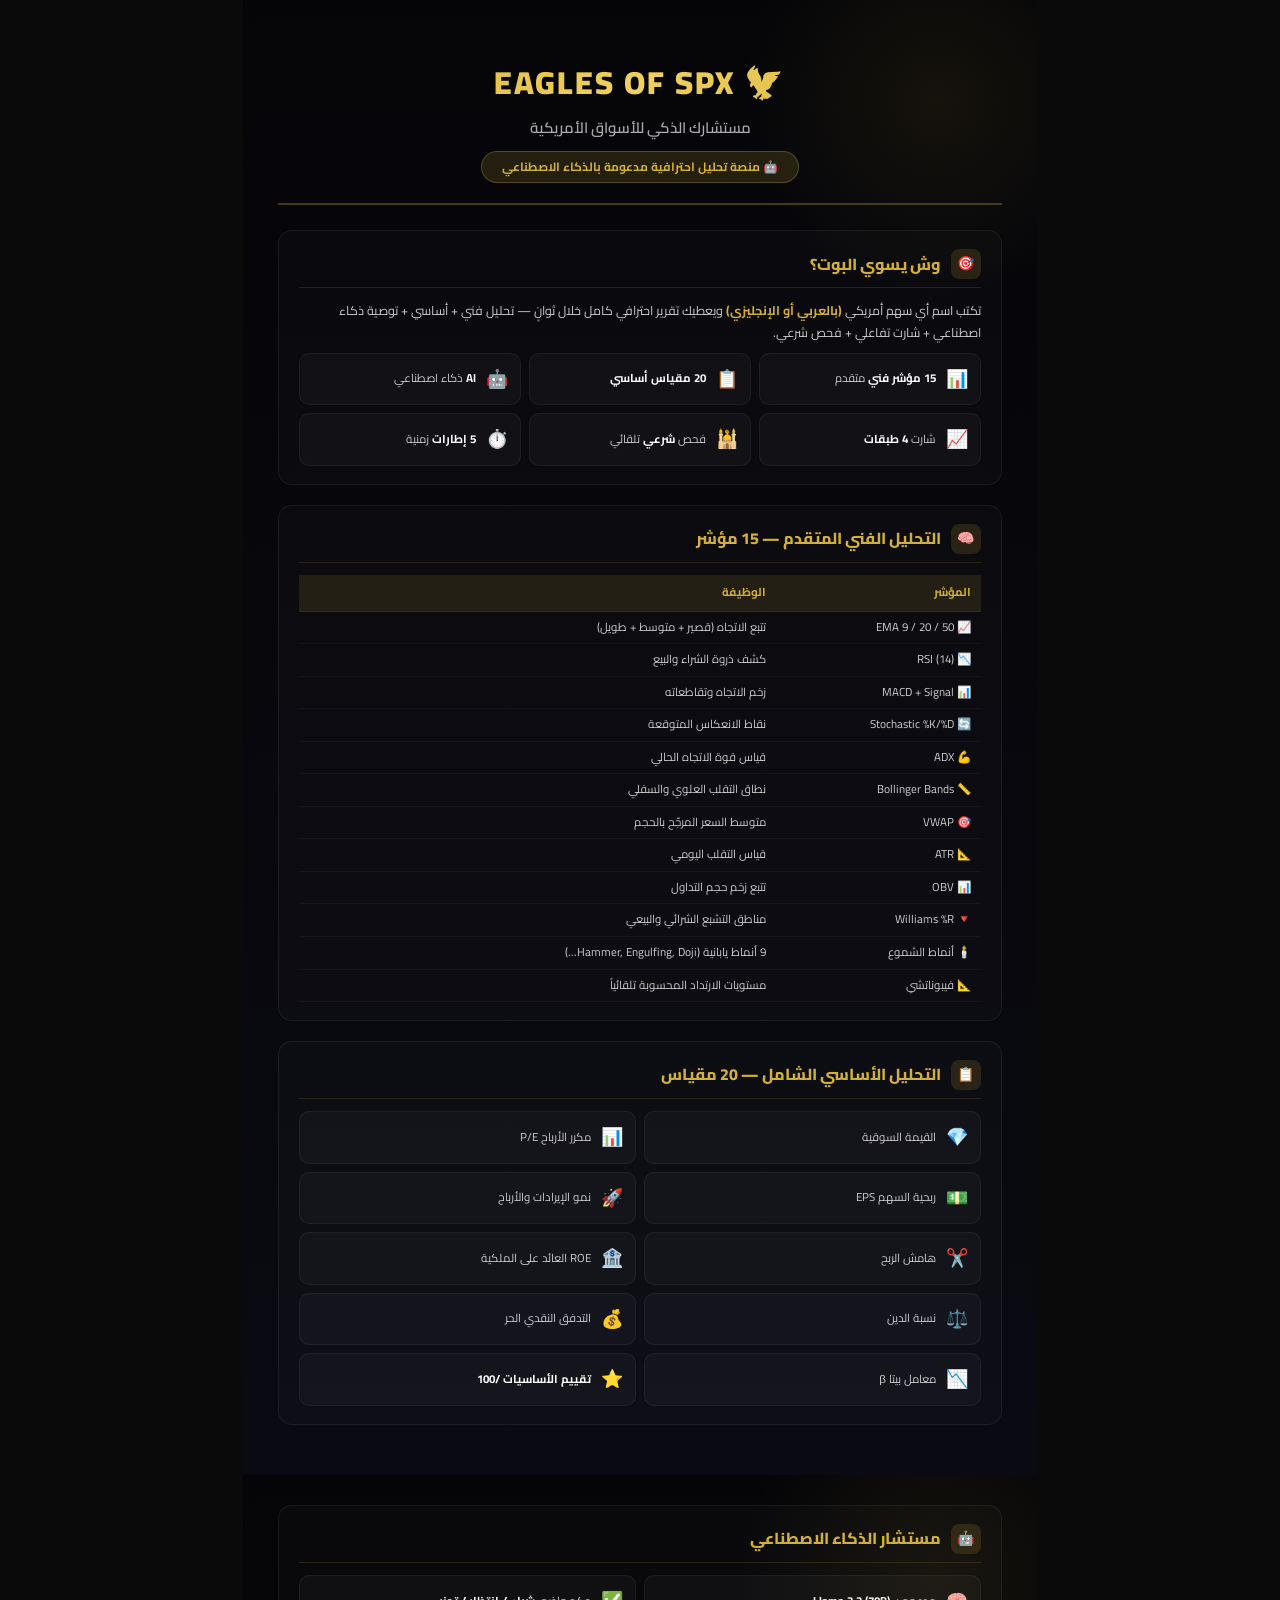
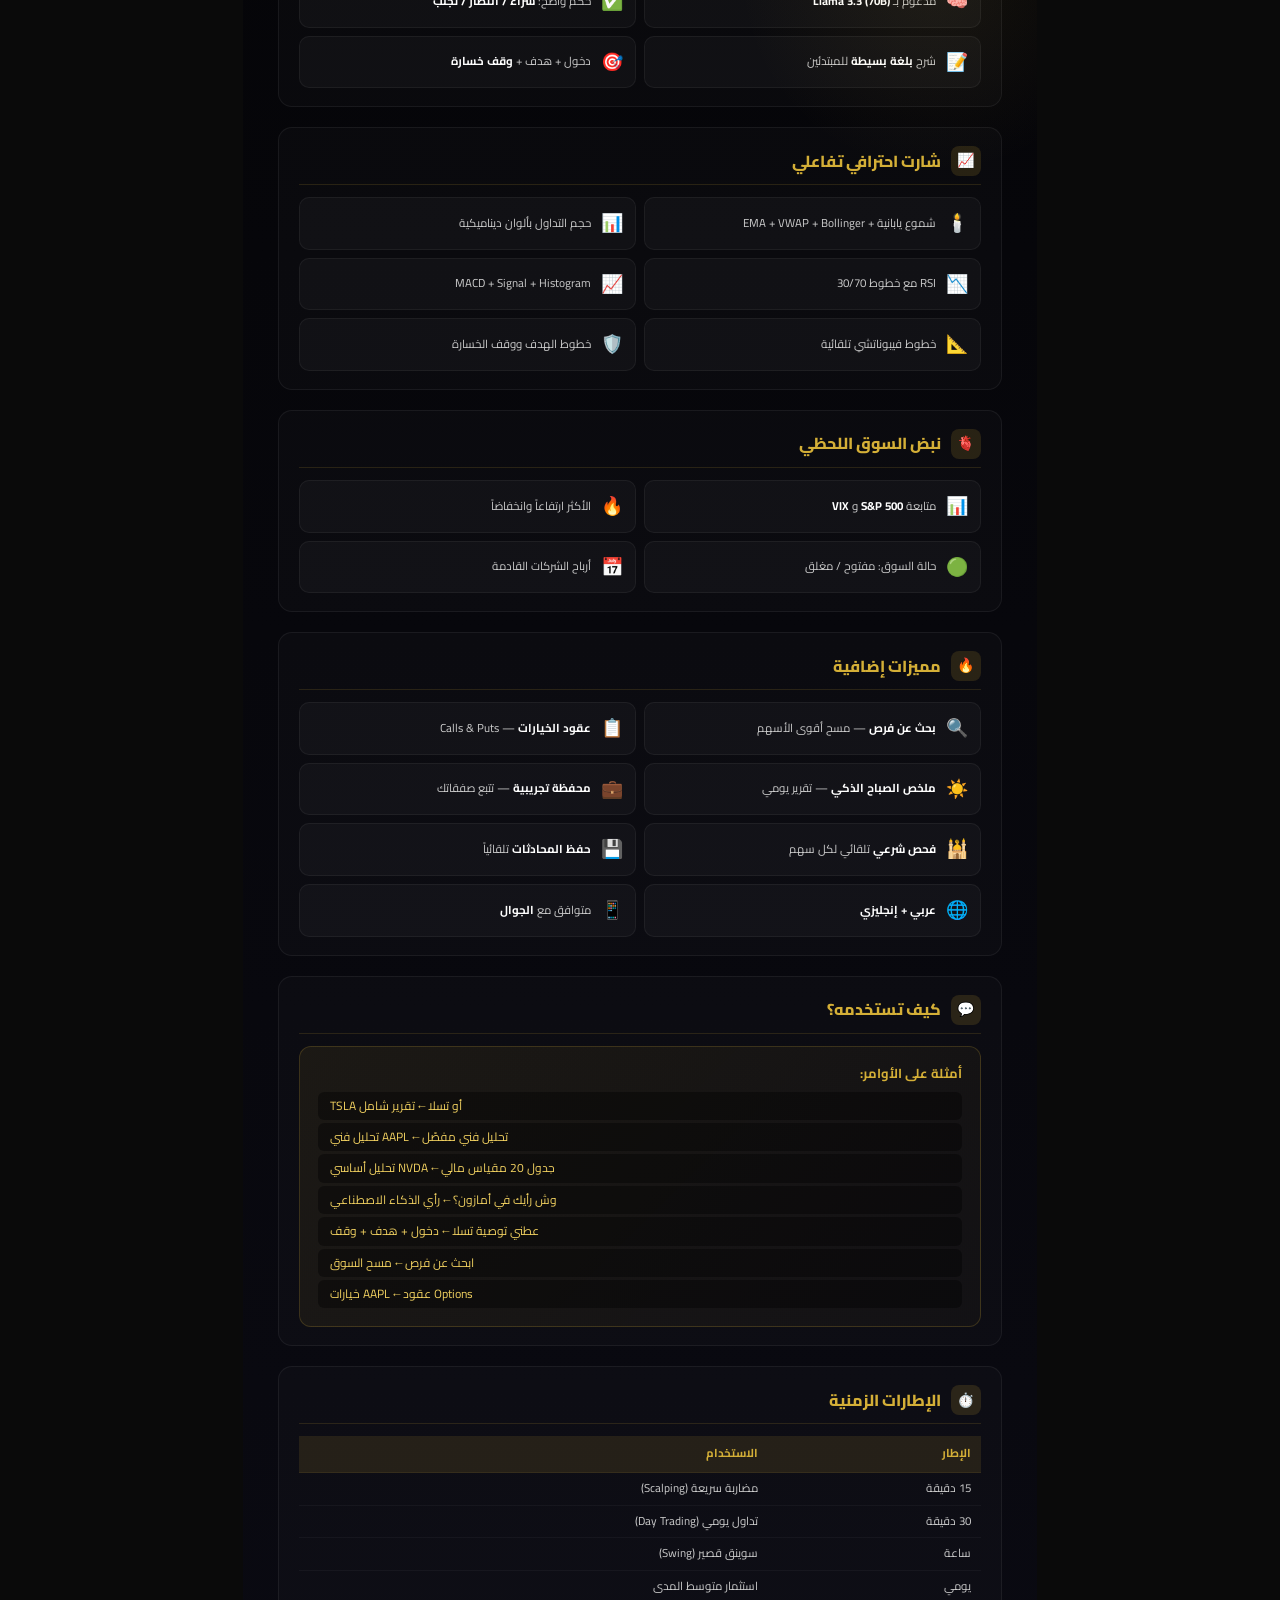
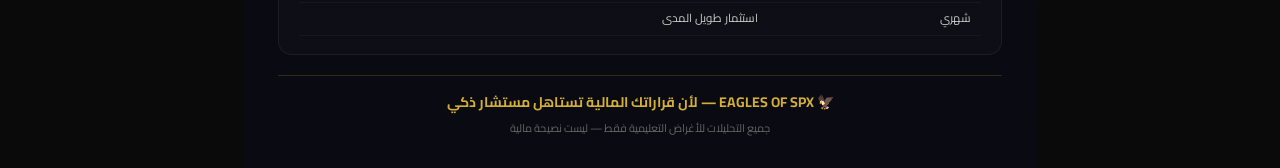
<file: EAGLES_OF_SPX_Features.html>
<!DOCTYPE html>
<html lang="ar" dir="rtl">
<head>
    <meta charset="UTF-8">
    <meta name="viewport" content="width=device-width, initial-scale=1.0">
    <title>EAGLES OF SPX — مستشارك الذكي</title>
    <link href="https://fonts.googleapis.com/css2?family=Cairo:wght@400;600;700;800;900&display=swap" rel="stylesheet">
    <style>
        @page { size: A4; margin: 0; }
        * { margin: 0; padding: 0; box-sizing: border-box; }
        body {
            font-family: 'Cairo', sans-serif;
            background: #0a0a0a;
            color: #fff;
            line-height: 1.7;
            font-size: 13px;
        }

        .page { 
            width: 210mm; min-height: 297mm; margin: 0 auto;
            padding: 30px 35px;
            background: linear-gradient(180deg, #050508 0%, #0a0a12 100%);
            position: relative;
            overflow: hidden;
        }
        .page::before {
            content: ''; position: absolute; top: -100px; right: -100px;
            width: 400px; height: 400px;
            background: radial-gradient(circle, rgba(212,175,55,0.08) 0%, transparent 70%);
            pointer-events: none;
        }

        /* Header */
        .header {
            text-align: center;
            padding: 25px 0 20px;
            border-bottom: 2px solid rgba(212,175,55,0.3);
            margin-bottom: 25px;
        }
        .header h1 {
            font-size: 32px; font-weight: 900;
            background: linear-gradient(135deg, #d4af37, #f0d060, #d4af37);
            -webkit-background-clip: text; background-clip: text;
            -webkit-text-fill-color: transparent;
            letter-spacing: 2px;
            margin-bottom: 6px;
        }
        .header .subtitle {
            color: #aaa; font-size: 15px; font-weight: 600;
        }
        .header .badge {
            display: inline-block; margin-top: 10px;
            background: rgba(212,175,55,0.15); border: 1px solid rgba(212,175,55,0.3);
            padding: 5px 20px; border-radius: 20px;
            color: #d4af37; font-size: 12px; font-weight: 700;
        }

        /* Section */
        .section {
            margin-bottom: 20px;
            background: rgba(255,255,255,0.02);
            border: 1px solid rgba(255,255,255,0.06);
            border-radius: 14px;
            padding: 18px 20px;
        }
        .section-title {
            font-size: 16px; font-weight: 800;
            color: #d4af37; margin-bottom: 12px;
            display: flex; align-items: center; gap: 10px;
            padding-bottom: 8px;
            border-bottom: 1px solid rgba(212,175,55,0.15);
        }
        .section-title .icon {
            width: 30px; height: 30px; border-radius: 8px;
            background: rgba(212,175,55,0.15);
            display: flex; align-items: center; justify-content: center;
            font-size: 14px;
        }

        /* Grid */
        .grid-2 { display: grid; grid-template-columns: 1fr 1fr; gap: 8px; }
        .grid-3 { display: grid; grid-template-columns: 1fr 1fr 1fr; gap: 8px; }

        .feature-card {
            background: rgba(255,255,255,0.03);
            border: 1px solid rgba(255,255,255,0.05);
            border-radius: 10px;
            padding: 10px 12px;
            display: flex; align-items: center; gap: 10px;
        }
        .feature-card .emoji { font-size: 18px; flex-shrink: 0; }
        .feature-card .text { font-size: 11.5px; color: #ccc; }
        .feature-card .text b { color: #fff; }

        /* Table */
        table {
            width: 100%; border-collapse: collapse;
            font-size: 11.5px; margin-top: 8px;
        }
        th {
            background: rgba(212,175,55,0.12);
            color: #d4af37; font-weight: 700;
            padding: 8px 10px; text-align: right;
            border-bottom: 1px solid rgba(212,175,55,0.2);
        }
        td {
            padding: 6px 10px; color: #ccc;
            border-bottom: 1px solid rgba(255,255,255,0.04);
        }
        tr:hover td { background: rgba(212,175,55,0.03); }

        /* Highlight box */
        .highlight-box {
            background: linear-gradient(135deg, rgba(212,175,55,0.08), rgba(212,175,55,0.03));
            border: 1px solid rgba(212,175,55,0.2);
            border-radius: 12px;
            padding: 15px 18px;
            margin-top: 12px;
        }
        .highlight-box h4 { color: #d4af37; margin-bottom: 8px; font-size: 13px; }
        .highlight-box code {
            display: block; background: rgba(0,0,0,0.4);
            padding: 4px 12px; margin: 3px 0; border-radius: 6px;
            color: #f0d060; font-family: 'Cairo', monospace; font-size: 12px;
            direction: ltr; text-align: left;
        }

        /* Footer */
        .footer {
            text-align: center; margin-top: 20px;
            padding-top: 15px;
            border-top: 1px solid rgba(212,175,55,0.2);
            color: #666; font-size: 11px;
        }
        .footer .slogan {
            color: #d4af37; font-weight: 700; font-size: 14px;
            margin-bottom: 5px;
        }

        /* Page 2 break */
        .page-break { page-break-before: always; }

        @media print {
            body { background: #0a0a0a; -webkit-print-color-adjust: exact; print-color-adjust: exact; }
            .page { box-shadow: none; }
        }
    </style>
</head>
<body>

<!-- PAGE 1 -->
<div class="page">

    <div class="header">
        <h1>🦅 EAGLES OF SPX</h1>
        <div class="subtitle">مستشارك الذكي للأسواق الأمريكية</div>
        <div class="badge">🤖 منصة تحليل احترافية مدعومة بالذكاء الاصطناعي</div>
    </div>

    <!-- What it does -->
    <div class="section">
        <div class="section-title"><div class="icon">🎯</div> وش يسوي البوت؟</div>
        <p style="color:#ccc; font-size: 12.5px; margin-bottom: 10px;">
            تكتب اسم أي سهم أمريكي <b style="color:#d4af37;">(بالعربي أو الإنجليزي)</b> ويعطيك تقرير احترافي كامل خلال ثوانٍ — تحليل فني + أساسي + توصية ذكاء اصطناعي + شارت تفاعلي + فحص شرعي.
        </p>
        <div class="grid-3">
            <div class="feature-card"><span class="emoji">📊</span><div class="text"><b>15 مؤشر فني</b> متقدم</div></div>
            <div class="feature-card"><span class="emoji">📋</span><div class="text"><b>20 مقياس أساسي</b></div></div>
            <div class="feature-card"><span class="emoji">🤖</span><div class="text"><b>AI</b> ذكاء اصطناعي</div></div>
            <div class="feature-card"><span class="emoji">📈</span><div class="text">شارت <b>4 طبقات</b></div></div>
            <div class="feature-card"><span class="emoji">🕌</span><div class="text">فحص <b>شرعي</b> تلقائي</div></div>
            <div class="feature-card"><span class="emoji">⏱️</span><div class="text"><b>5 إطارات</b> زمنية</div></div>
        </div>
    </div>

    <!-- Technical Analysis -->
    <div class="section">
        <div class="section-title"><div class="icon">🧠</div> التحليل الفني المتقدم — 15 مؤشر</div>
        <table>
            <tr><th style="width:30%;">المؤشر</th><th>الوظيفة</th></tr>
            <tr><td>📈 EMA 9 / 20 / 50</td><td>تتبع الاتجاه (قصير + متوسط + طويل)</td></tr>
            <tr><td>📉 RSI (14)</td><td>كشف ذروة الشراء والبيع</td></tr>
            <tr><td>📊 MACD + Signal</td><td>زخم الاتجاه وتقاطعاته</td></tr>
            <tr><td>🔄 Stochastic %K/%D</td><td>نقاط الانعكاس المتوقعة</td></tr>
            <tr><td>💪 ADX</td><td>قياس قوة الاتجاه الحالي</td></tr>
            <tr><td>📏 Bollinger Bands</td><td>نطاق التقلب العلوي والسفلي</td></tr>
            <tr><td>🎯 VWAP</td><td>متوسط السعر المرجّح بالحجم</td></tr>
            <tr><td>📐 ATR</td><td>قياس التقلب اليومي</td></tr>
            <tr><td>📊 OBV</td><td>تتبع زخم حجم التداول</td></tr>
            <tr><td>🔻 Williams %R</td><td>مناطق التشبع الشرائي والبيعي</td></tr>
            <tr><td>🕯️ أنماط الشموع</td><td>9 أنماط يابانية (Hammer, Engulfing, Doji...)</td></tr>
            <tr><td>📐 فيبوناتشي</td><td>مستويات الارتداد المحسوبة تلقائياً</td></tr>
        </table>
    </div>

    <!-- Fundamental -->
    <div class="section">
        <div class="section-title"><div class="icon">📋</div> التحليل الأساسي الشامل — 20 مقياس</div>
        <div class="grid-2">
            <div class="feature-card"><span class="emoji">💎</span><div class="text">القيمة السوقية</div></div>
            <div class="feature-card"><span class="emoji">📊</span><div class="text">مكرر الأرباح P/E</div></div>
            <div class="feature-card"><span class="emoji">💵</span><div class="text">ربحية السهم EPS</div></div>
            <div class="feature-card"><span class="emoji">🚀</span><div class="text">نمو الإيرادات والأرباح</div></div>
            <div class="feature-card"><span class="emoji">✂️</span><div class="text">هامش الربح</div></div>
            <div class="feature-card"><span class="emoji">🏦</span><div class="text">ROE العائد على الملكية</div></div>
            <div class="feature-card"><span class="emoji">⚖️</span><div class="text">نسبة الدين</div></div>
            <div class="feature-card"><span class="emoji">💰</span><div class="text">التدفق النقدي الحر</div></div>
            <div class="feature-card"><span class="emoji">📉</span><div class="text">معامل بيتا β</div></div>
            <div class="feature-card"><span class="emoji">⭐</span><div class="text"><b>تقييم الأساسيات /100</b></div></div>
        </div>
    </div>

</div>

<!-- PAGE 2 -->
<div class="page page-break">

    <!-- AI -->
    <div class="section">
        <div class="section-title"><div class="icon">🤖</div> مستشار الذكاء الاصطناعي</div>
        <div class="grid-2">
            <div class="feature-card"><span class="emoji">🧠</span><div class="text">مدعوم بـ <b>Llama 3.3 (70B)</b></div></div>
            <div class="feature-card"><span class="emoji">✅</span><div class="text">حكم واضح: <b>شراء / انتظار / تجنب</b></div></div>
            <div class="feature-card"><span class="emoji">📝</span><div class="text">شرح <b>بلغة بسيطة</b> للمبتدئين</div></div>
            <div class="feature-card"><span class="emoji">🎯</span><div class="text">دخول + هدف + <b>وقف خسارة</b></div></div>
        </div>
    </div>

    <!-- Chart -->
    <div class="section">
        <div class="section-title"><div class="icon">📈</div> شارت احترافي تفاعلي</div>
        <div class="grid-2">
            <div class="feature-card"><span class="emoji">🕯️</span><div class="text">شموع يابانية + EMA + VWAP + Bollinger</div></div>
            <div class="feature-card"><span class="emoji">📊</span><div class="text">حجم التداول بألوان ديناميكية</div></div>
            <div class="feature-card"><span class="emoji">📉</span><div class="text">RSI مع خطوط 30/70</div></div>
            <div class="feature-card"><span class="emoji">📈</span><div class="text">MACD + Signal + Histogram</div></div>
            <div class="feature-card"><span class="emoji">📐</span><div class="text">خطوط فيبوناتشي تلقائية</div></div>
            <div class="feature-card"><span class="emoji">🛡️</span><div class="text">خطوط الهدف ووقف الخسارة</div></div>
        </div>
    </div>

    <!-- Market Pulse -->
    <div class="section">
        <div class="section-title"><div class="icon">🫀</div> نبض السوق اللحظي</div>
        <div class="grid-2">
            <div class="feature-card"><span class="emoji">📊</span><div class="text">متابعة <b>S&P 500</b> و <b>VIX</b></div></div>
            <div class="feature-card"><span class="emoji">🔥</span><div class="text">الأكثر ارتفاعاً وانخفاضاً</div></div>
            <div class="feature-card"><span class="emoji">🟢</span><div class="text">حالة السوق: مفتوح / مغلق</div></div>
            <div class="feature-card"><span class="emoji">📅</span><div class="text">أرباح الشركات القادمة</div></div>
        </div>
    </div>

    <!-- Extra Features -->
    <div class="section">
        <div class="section-title"><div class="icon">🔥</div> مميزات إضافية</div>
        <div class="grid-2">
            <div class="feature-card"><span class="emoji">🔍</span><div class="text"><b>بحث عن فرص</b> — مسح أقوى الأسهم</div></div>
            <div class="feature-card"><span class="emoji">📋</span><div class="text"><b>عقود الخيارات</b> — Calls & Puts</div></div>
            <div class="feature-card"><span class="emoji">☀️</span><div class="text"><b>ملخص الصباح الذكي</b> — تقرير يومي</div></div>
            <div class="feature-card"><span class="emoji">💼</span><div class="text"><b>محفظة تجريبية</b> — تتبع صفقاتك</div></div>
            <div class="feature-card"><span class="emoji">🕌</span><div class="text"><b>فحص شرعي</b> تلقائي لكل سهم</div></div>
            <div class="feature-card"><span class="emoji">💾</span><div class="text"><b>حفظ المحادثات</b> تلقائياً</div></div>
            <div class="feature-card"><span class="emoji">🌐</span><div class="text"><b>عربي + إنجليزي</b></div></div>
            <div class="feature-card"><span class="emoji">📱</span><div class="text">متوافق مع <b>الجوال</b></div></div>
        </div>
    </div>

    <!-- How to use -->
    <div class="section">
        <div class="section-title"><div class="icon">💬</div> كيف تستخدمه؟</div>
        <div class="highlight-box">
            <h4>أمثلة على الأوامر:</h4>
            <code>TSLA  أو  تسلا                ← تقرير شامل</code>
            <code>تحليل فني AAPL               ← تحليل فني مفصّل</code>
            <code>تحليل أساسي NVDA             ← جدول 20 مقياس مالي</code>
            <code>وش رأيك في أمازون؟            ← رأي الذكاء الاصطناعي</code>
            <code>عطني توصية تسلا              ← دخول + هدف + وقف</code>
            <code>ابحث عن فرص                  ← مسح السوق</code>
            <code>خيارات AAPL                  ← عقود Options</code>
        </div>
    </div>

    <!-- Timeframes -->
    <div class="section">
        <div class="section-title"><div class="icon">⏱️</div> الإطارات الزمنية</div>
        <table>
            <tr><th>الإطار</th><th>الاستخدام</th></tr>
            <tr><td>15 دقيقة</td><td>مضاربة سريعة (Scalping)</td></tr>
            <tr><td>30 دقيقة</td><td>تداول يومي (Day Trading)</td></tr>
            <tr><td>ساعة</td><td>سوينق قصير (Swing)</td></tr>
            <tr><td>يومي</td><td>استثمار متوسط المدى</td></tr>
            <tr><td>شهري</td><td>استثمار طويل المدى</td></tr>
        </table>
    </div>

    <div class="footer">
        <div class="slogan">🦅 EAGLES OF SPX — لأن قراراتك المالية تستاهل مستشار ذكي</div>
        <p>جميع التحليلات للأغراض التعليمية فقط — ليست نصيحة مالية</p>
    </div>

</div>

</body>
</html>
</file>
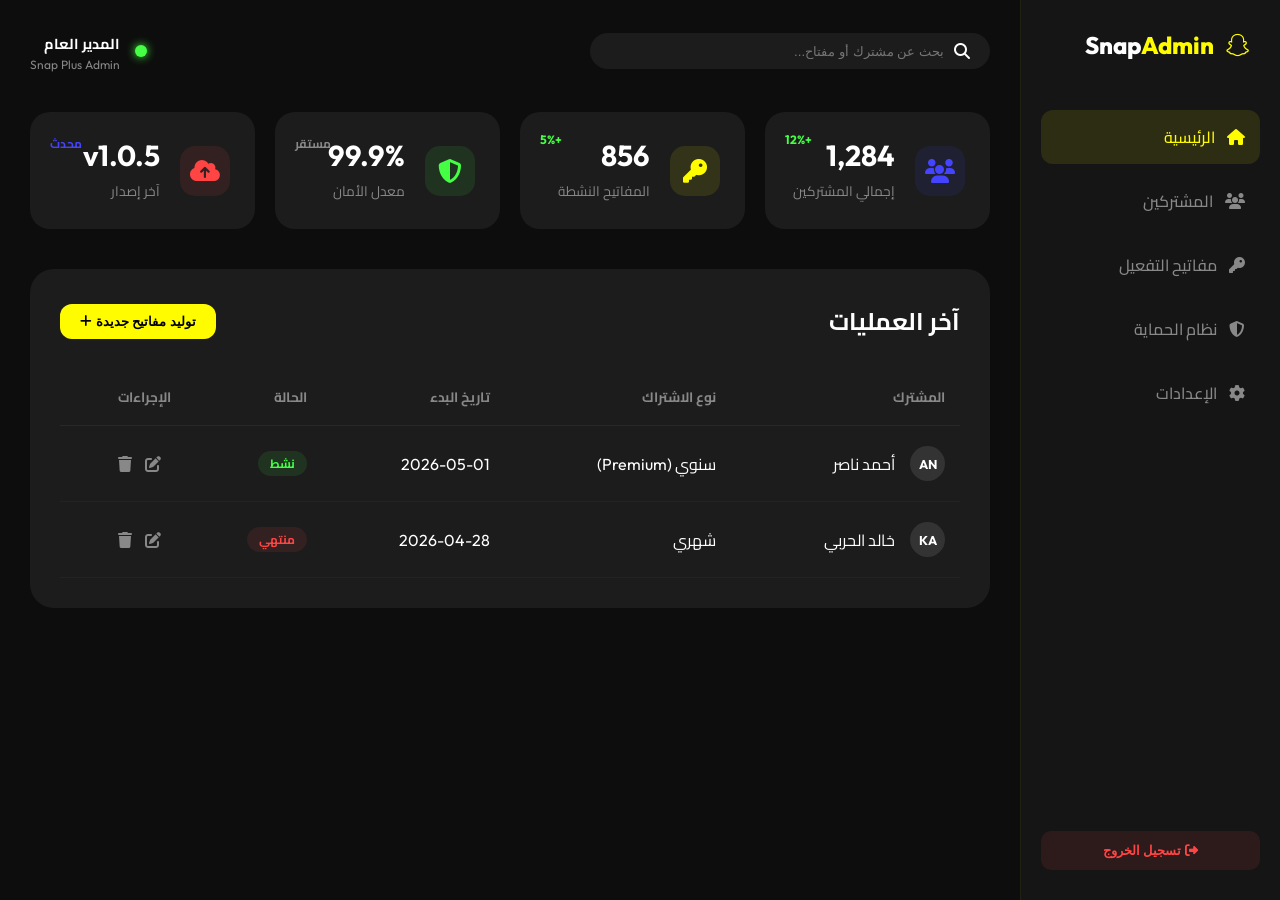
<file: SnapPlus-Admin/admin_dashboard.html>
<!DOCTYPE html>
<html lang="ar" dir="rtl">
<head>
    <meta charset="UTF-8">
    <meta name="viewport" content="width=device-width, initial-scale=1.0">
    <title>Snap Plus Admin - لوحة التحكم</title>
    <!-- Google Fonts -->
    <link href="https://fonts.googleapis.com/css2?family=Outfit:wght@300;400;600;800&family=Cairo:wght@400;700&display=swap" rel="stylesheet">
    <!-- Font Awesome -->
    <link rel="stylesheet" href="https://cdnjs.cloudflare.com/ajax/libs/font-awesome/6.4.0/css/all.min.css">
    <link rel="stylesheet" href="admin_style.css">
</head>
<body>

    <div class="dashboard-container">
        <!-- Sidebar -->
        <aside class="sidebar">
            <div class="sidebar-header">
                <i class="fab fa-snapchat"></i>
                <span>Snap<span>Admin</span></span>
            </div>
            <nav class="sidebar-nav">
                <a href="#" class="active"><i class="fas fa-home"></i> الرئيسية</a>
                <a href="#"><i class="fas fa-users"></i> المشتركين</a>
                <a href="#"><i class="fas fa-key"></i> مفاتيح التفعيل</a>
                <a href="#"><i class="fas fa-shield-alt"></i> نظام الحماية</a>
                <a href="#"><i class="fas fa-cog"></i> الإعدادات</a>
            </nav>
            <div class="sidebar-footer">
                <button class="btn-logout"><i class="fas fa-sign-out-alt"></i> تسجيل الخروج</button>
            </div>
        </aside>

        <!-- Main Content -->
        <main class="main-content">
            <!-- Header -->
            <header class="top-bar">
                <div class="search-box">
                    <i class="fas fa-search"></i>
                    <input type="text" placeholder="بحث عن مشترك أو مفتاح...">
                </div>
                <div class="admin-profile">
                    <span class="status-online"></span>
                    <div class="admin-info">
                        <p class="name">المدير العام</p>
                        <p class="role">Snap Plus Admin</p>
                    </div>
                </div>
            </header>

            <!-- Stats Cards -->
            <section class="stats-grid">
                <div class="stat-card">
                    <div class="icon users"><i class="fas fa-users"></i></div>
                    <div class="data">
                        <h3>1,284</h3>
                        <p>إجمالي المشتركين</p>
                    </div>
                    <span class="trend up">+12%</span>
                </div>
                <div class="stat-card">
                    <div class="icon active-keys"><i class="fas fa-key"></i></div>
                    <div class="data">
                        <h3>856</h3>
                        <p>المفاتيح النشطة</p>
                    </div>
                    <span class="trend up">+5%</span>
                </div>
                <div class="stat-card">
                    <div class="icon protection"><i class="fas fa-shield-halved"></i></div>
                    <div class="data">
                        <h3>99.9%</h3>
                        <p>معدل الأمان</p>
                    </div>
                    <span class="trend stable">مستقر</span>
                </div>
                <div class="stat-card">
                    <div class="icon updates"><i class="fas fa-cloud-arrow-up"></i></div>
                    <div class="data">
                        <h3>v1.0.5</h3>
                        <p>آخر إصدار</p>
                    </div>
                    <span class="trend info">محدث</span>
                </div>
            </section>

            <!-- Table Section -->
            <section class="table-section">
                <div class="section-header">
                    <h2>آخر العمليات</h2>
                    <button class="btn-action">توليد مفاتيح جديدة <i class="fas fa-plus"></i></button>
                </div>
                <div class="table-container">
                    <table>
                        <thead>
                            <tr>
                                <th>المشترك</th>
                                <th>نوع الاشتراك</th>
                                <th>تاريخ البدء</th>
                                <th>الحالة</th>
                                <th>الإجراءات</th>
                            </tr>
                        </thead>
                        <tbody>
                            <tr>
                                <td>
                                    <div class="user-cell">
                                        <div class="avatar">AN</div>
                                        <span>أحمد ناصر</span>
                                    </div>
                                </td>
                                <td>سنوي (Premium)</td>
                                <td>2026-05-01</td>
                                <td><span class="badge active">نشط</span></td>
                                <td>
                                    <button class="btn-icon"><i class="fas fa-edit"></i></button>
                                    <button class="btn-icon delete"><i class="fas fa-trash"></i></button>
                                </td>
                            </tr>
                            <tr>
                                <td>
                                    <div class="user-cell">
                                        <div class="avatar">KA</div>
                                        <span>خالد الحربي</span>
                                    </div>
                                </td>
                                <td>شهري</td>
                                <td>2026-04-28</td>
                                <td><span class="badge expired">منتهي</span></td>
                                <td>
                                    <button class="btn-icon"><i class="fas fa-edit"></i></button>
                                    <button class="btn-icon delete"><i class="fas fa-trash"></i></button>
                                </td>
                            </tr>
                        </tbody>
                    </table>
                </div>
            </section>
        </main>
    </div>

    <script src="admin_app.js"></script>
</body>
</html>
</file>
<file: SnapPlus-Admin/admin_style.css>
:root {
    --primary: #FFFC00;
    --bg-main: #0d0d0d;
    --bg-sidebar: #151515;
    --bg-card: #1c1c1c;
    --text-white: #ffffff;
    --text-muted: #888888;
    --green: #44ff44;
    --red: #ff4444;
    --blue: #4444ff;
    --transition: all 0.3s ease;
}

* {
    margin: 0;
    padding: 0;
    box-sizing: border-box;
}

body {
    font-family: 'Outfit', 'Cairo', sans-serif;
    background-color: var(--bg-main);
    color: var(--text-white);
    overflow-x: hidden;
}

.dashboard-container {
    display: flex;
    min-height: 100vh;
}

/* Sidebar */
.sidebar {
    width: 260px;
    background-color: var(--bg-sidebar);
    padding: 30px 20px;
    display: flex;
    flex-direction: column;
    border-left: 1px solid rgba(255, 252, 0, 0.05);
    position: fixed;
    height: 100vh;
    right: 0;
}

.sidebar-header {
    font-size: 1.5rem;
    font-weight: 800;
    display: flex;
    align-items: center;
    gap: 12px;
    margin-bottom: 50px;
    padding-right: 10px;
}

.sidebar-header i { color: var(--primary); }
.sidebar-header span span { color: var(--primary); }

.sidebar-nav {
    display: flex;
    flex-direction: column;
    gap: 10px;
}

.sidebar-nav a {
    text-decoration: none;
    color: var(--text-muted);
    padding: 12px 15px;
    border-radius: 12px;
    display: flex;
    align-items: center;
    gap: 12px;
    font-weight: 500;
    transition: var(--transition);
}

.sidebar-nav a:hover, .sidebar-nav a.active {
    background: rgba(255, 252, 0, 0.1);
    color: var(--primary);
}

.sidebar-footer {
    margin-top: auto;
}

.btn-logout {
    width: 100%;
    padding: 12px;
    background: rgba(255, 68, 68, 0.1);
    color: var(--red);
    border: none;
    border-radius: 10px;
    cursor: pointer;
    font-weight: 600;
    transition: var(--transition);
}

.btn-logout:hover {
    background: var(--red);
    color: white;
}

/* Main Content */
.main-content {
    margin-right: 260px;
    flex: 1;
    padding: 30px;
}

.top-bar {
    display: flex;
    justify-content: space-between;
    align-items: center;
    margin-bottom: 40px;
}

.search-box {
    background: var(--bg-card);
    padding: 10px 20px;
    border-radius: 50px;
    display: flex;
    align-items: center;
    gap: 10px;
    width: 400px;
}

.search-box input {
    background: none;
    border: none;
    color: white;
    outline: none;
    width: 100%;
}

.admin-profile {
    display: flex;
    align-items: center;
    gap: 15px;
}

.status-online {
    width: 12px;
    height: 12px;
    background: var(--green);
    border-radius: 50%;
    box-shadow: 0 0 10px var(--green);
}

.admin-info p.name { font-weight: 700; font-size: 0.9rem; }
.admin-info p.role { font-size: 0.75rem; color: var(--text-muted); }

/* Stats Grid */
.stats-grid {
    display: grid;
    grid-template-columns: repeat(4, 1fr);
    gap: 20px;
    margin-bottom: 40px;
}

.stat-card {
    background: var(--bg-card);
    padding: 25px;
    border-radius: 20px;
    display: flex;
    align-items: center;
    gap: 20px;
    position: relative;
}

.stat-card .icon {
    width: 50px;
    height: 50px;
    border-radius: 15px;
    display: flex;
    align-items: center;
    justify-content: center;
    font-size: 1.5rem;
}

.icon.users { background: rgba(68, 68, 255, 0.1); color: var(--blue); }
.icon.active-keys { background: rgba(255, 252, 0, 0.1); color: var(--primary); }
.icon.protection { background: rgba(68, 255, 68, 0.1); color: var(--green); }
.icon.updates { background: rgba(255, 68, 68, 0.1); color: var(--red); }

.stat-card h3 { font-size: 1.8rem; margin-bottom: 5px; }
.stat-card p { color: var(--text-muted); font-size: 0.85rem; }

.trend {
    position: absolute;
    top: 20px;
    left: 20px;
    font-size: 0.75rem;
    font-weight: 700;
}

.trend.up { color: var(--green); }
.trend.stable { color: var(--text-muted); }
.trend.info { color: var(--blue); }

/* Table Section */
.table-section {
    background: var(--bg-card);
    border-radius: 24px;
    padding: 30px;
}

.section-header {
    display: flex;
    justify-content: space-between;
    align-items: center;
    margin-bottom: 25px;
}

.btn-action {
    background: var(--primary);
    color: black;
    border: none;
    padding: 10px 20px;
    border-radius: 12px;
    font-weight: 700;
    cursor: pointer;
    transition: var(--transition);
}

.btn-action:hover { transform: translateY(-3px); box-shadow: 0 5px 15px rgba(255, 252, 0, 0.3); }

.table-container { overflow-x: auto; }

table {
    width: 100%;
    border-collapse: collapse;
    text-align: right;
}

th {
    padding: 15px;
    color: var(--text-muted);
    font-size: 0.85rem;
    border-bottom: 1px solid rgba(255,255,255,0.05);
}

td {
    padding: 20px 15px;
    border-bottom: 1px solid rgba(255,255,255,0.03);
}

.user-cell {
    display: flex;
    align-items: center;
    gap: 15px;
}

.avatar {
    width: 35px;
    height: 35px;
    background: #333;
    border-radius: 50%;
    display: flex;
    align-items: center;
    justify-content: center;
    font-size: 0.8rem;
    font-weight: 700;
}

.badge {
    padding: 5px 12px;
    border-radius: 50px;
    font-size: 0.75rem;
    font-weight: 700;
}

.badge.active { background: rgba(68, 255, 68, 0.1); color: var(--green); }
.badge.expired { background: rgba(255, 68, 68, 0.1); color: var(--red); }

.btn-icon {
    background: none;
    border: none;
    color: var(--text-muted);
    cursor: pointer;
    font-size: 1rem;
    margin-right: 10px;
    transition: var(--transition);
}

.btn-icon:hover { color: var(--primary); }
.btn-icon.delete:hover { color: var(--red); }
</file>
